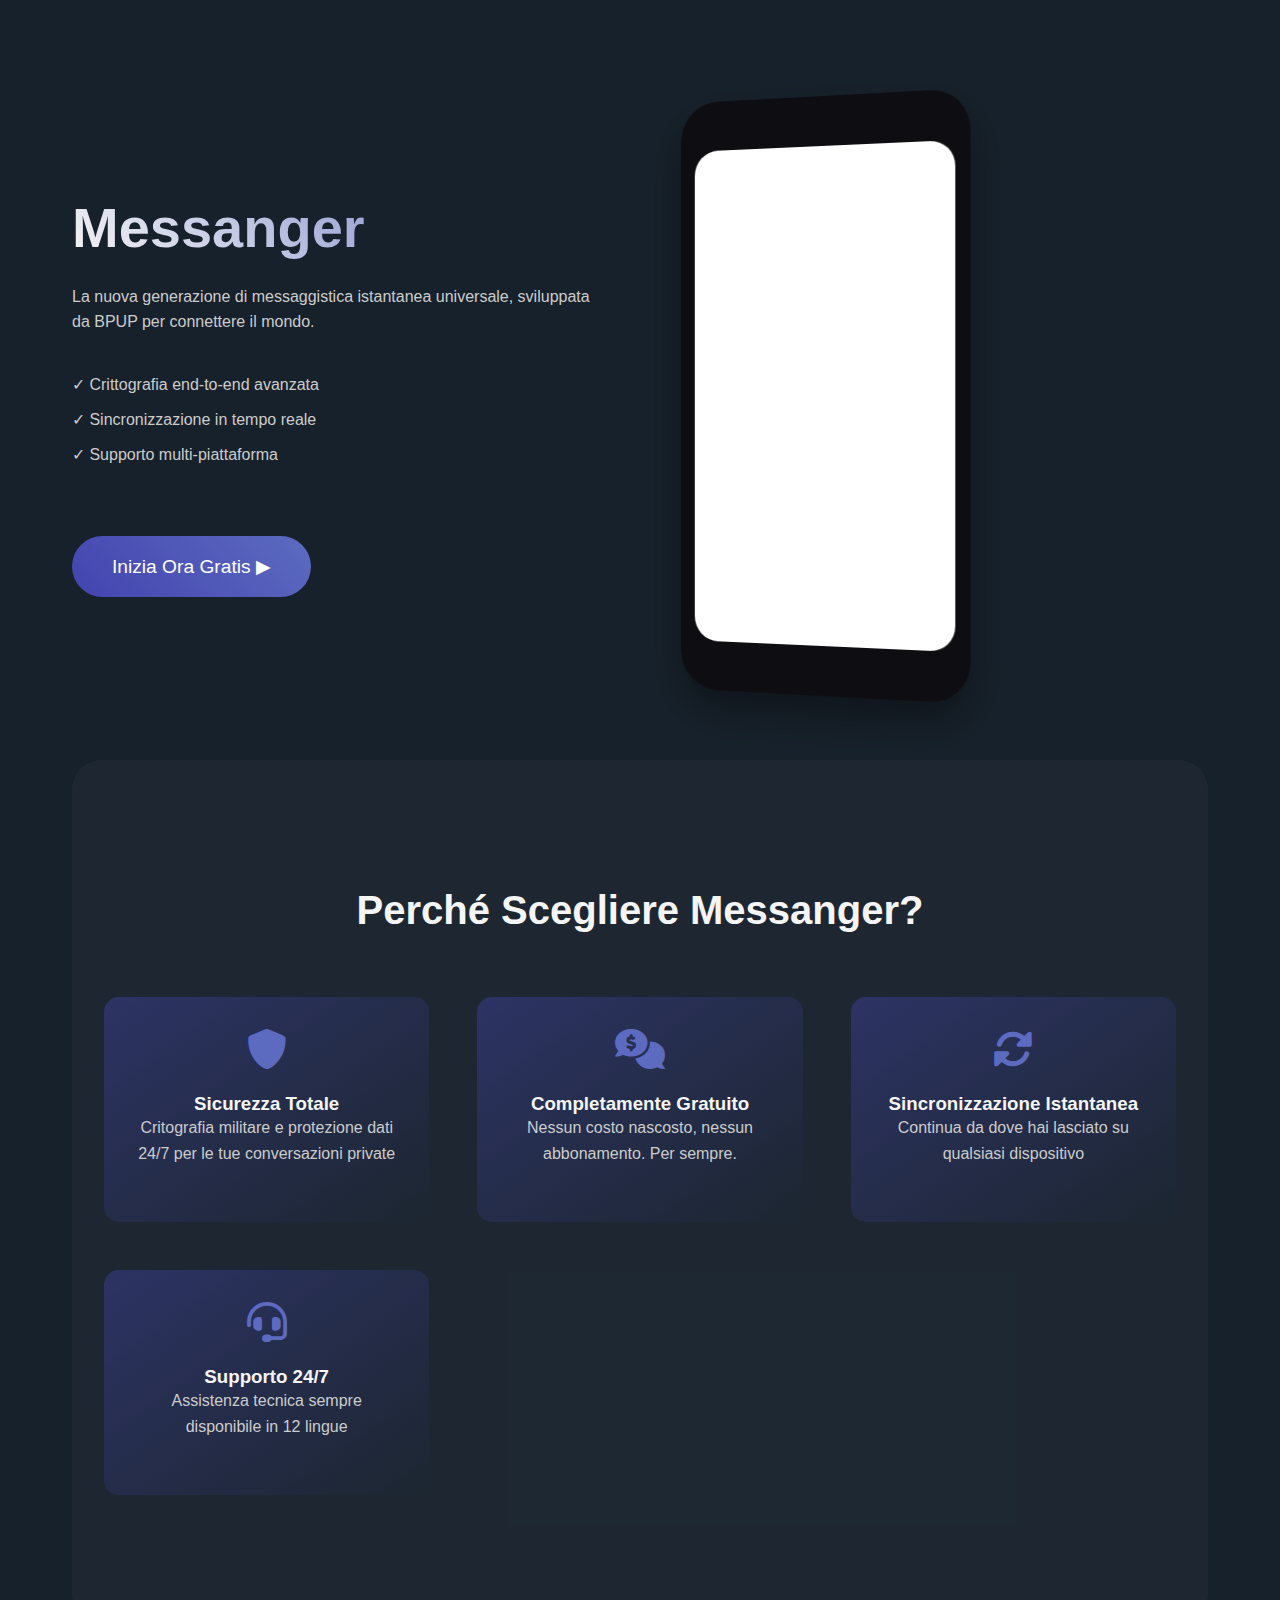
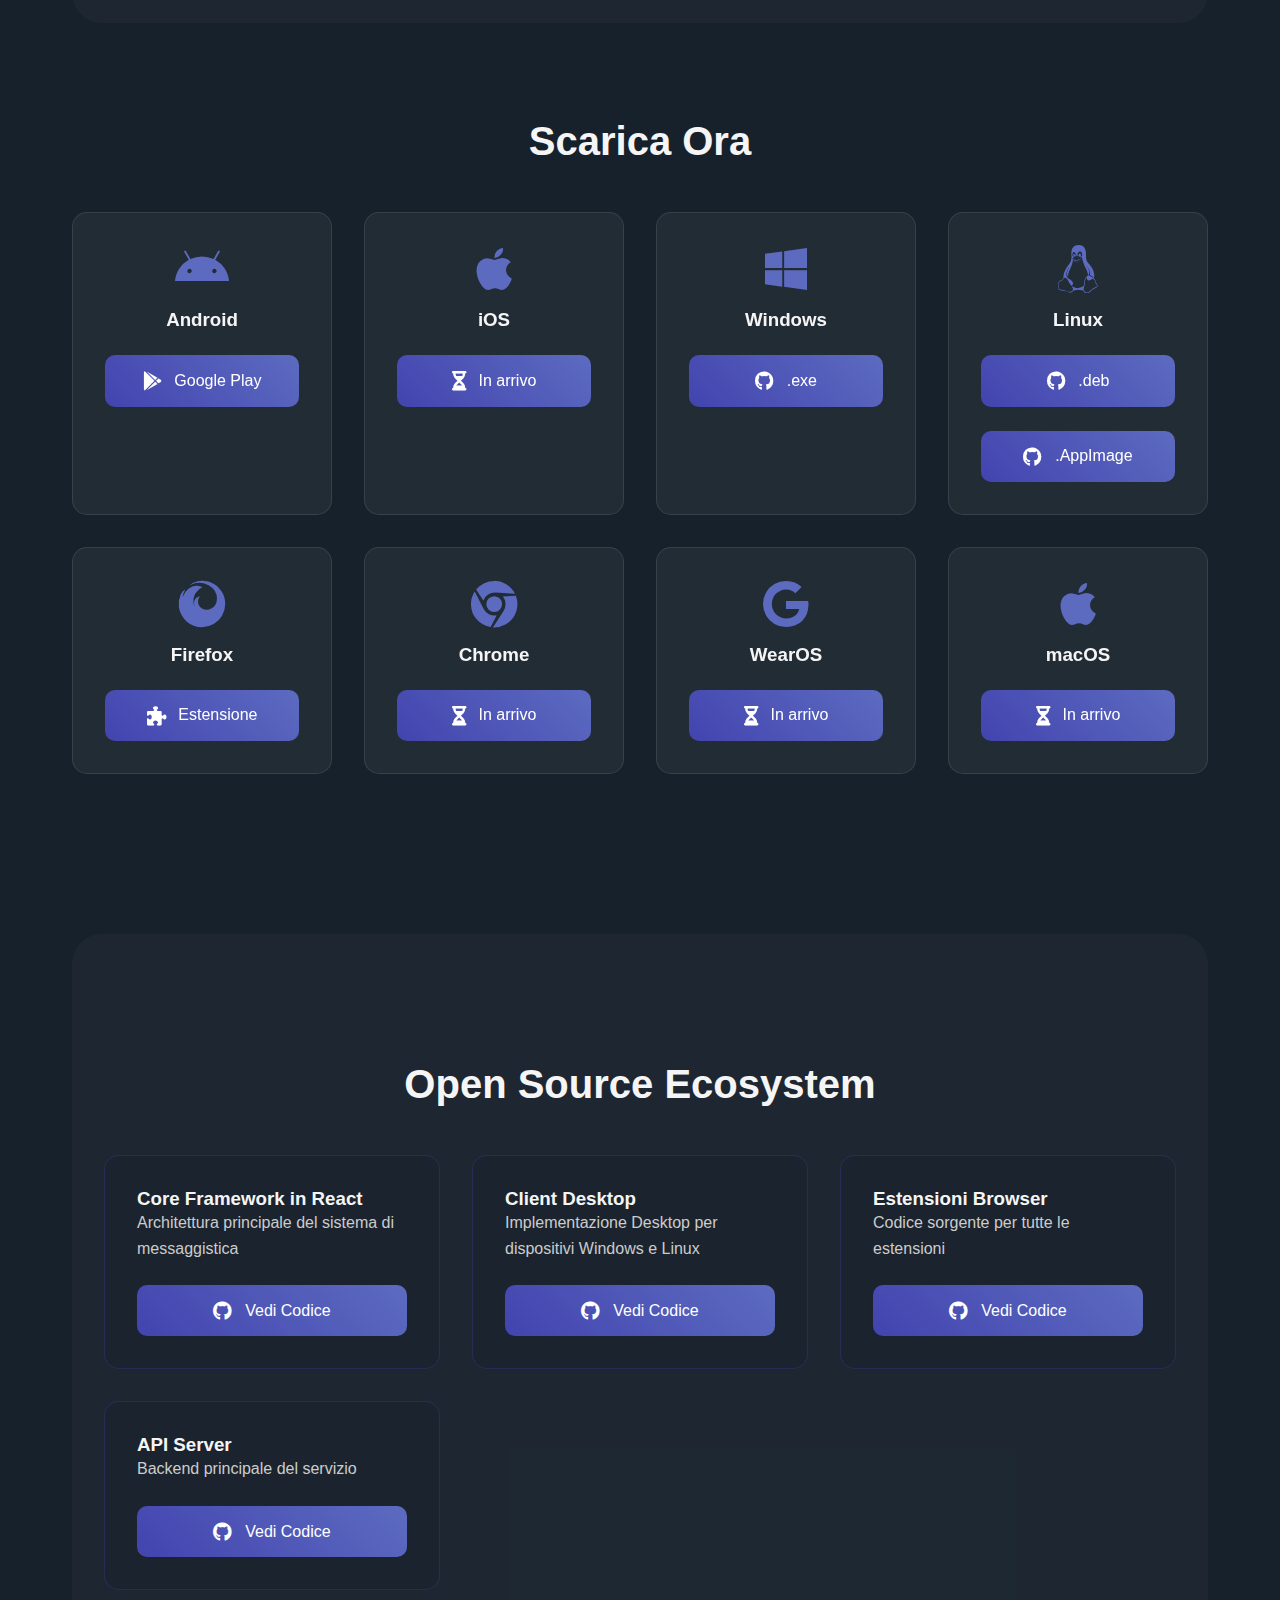
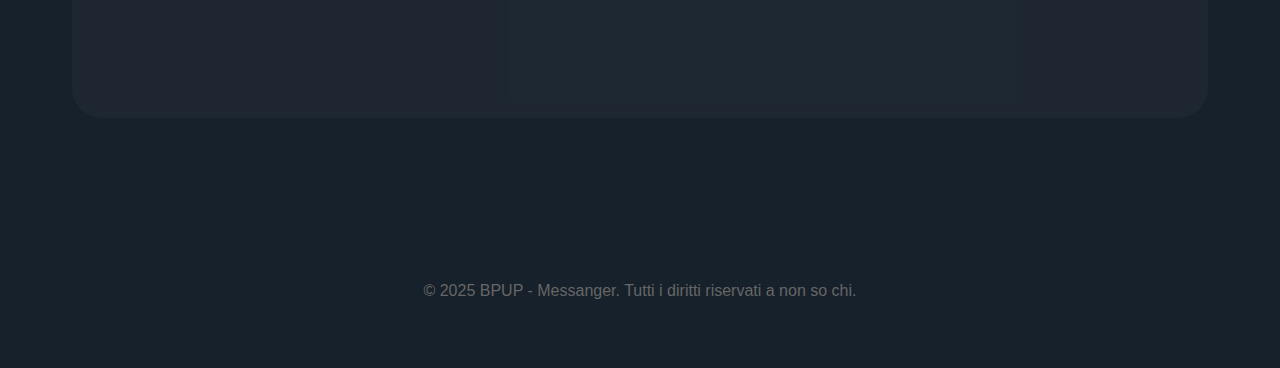
<file: messanger.html>
<!DOCTYPE html>
<html lang="it">
<head>
    <meta charset="UTF-8">
    <meta name="viewport" content="width=device-width, initial-scale=1.0">
    <link rel="stylesheet" href="messanger_style.css">
    <title>Messanger by BPUP</title>
    <link rel="stylesheet" href="https://cdnjs.cloudflare.com/ajax/libs/font-awesome/6.0.0/css/all.min.css">
</head>
<body>
    <div class="container">
        <!-- Hero Section -->
        <section class="hero">
            <div class="hero-content">
                <h1>Messanger</h1>
                <p>La nuova generazione di messaggistica istantanea universale, sviluppata da BPUP per connettere il mondo.</p>
                <ul>
                    <li>✓ Crittografia end-to-end avanzata</li>
                    <li>✓ Sincronizzazione in tempo reale</li>
                    <li>✓ Supporto multi-piattaforma</li>
                </ul>
                <a href="#download" class="cta-button">Inizia Ora Gratis ▶</a>
            </div>
            <div class="phone-mockup">
                <div class="phone-frame">
                    <iframe 
                        src="https://web.messanger.bpup.israiken.it" 
                        class="phone-iframe"
                        allow="fullscreen"
                        loading="lazy">
                    </iframe>
                </div>
            </div>
        </section>

        <!-- Features Section -->
        <section class="features">
            <div class="container">
                <h2>Perché Scegliere Messanger?</h2>
                <div class="features-grid">
                    <div class="feature-card">
                        <i class="fas fa-shield-alt feature-icon"></i>
                        <h3>Sicurezza Totale</h3>
                        <p>Critografia militare e protezione dati 24/7 per le tue conversazioni private</p>
                    </div>
                    <div class="feature-card">
                        <i class="fas fa-comments-dollar feature-icon"></i>
                        <h3>Completamente Gratuito</h3>
                        <p>Nessun costo nascosto, nessun abbonamento. Per sempre.</p>
                    </div>
                    <div class="feature-card">
                        <i class="fas fa-sync-alt feature-icon"></i>
                        <h3>Sincronizzazione Istantanea</h3>
                        <p>Continua da dove hai lasciato su qualsiasi dispositivo</p>
                    </div>
                    <div class="feature-card">
                        <i class="fas fa-headset feature-icon"></i>
                        <h3>Supporto 24/7</h3>
                        <p>Assistenza tecnica sempre disponibile in 12 lingue</p>
                    </div>
                </div>
            </div>
        </section>

        <!-- Download Section -->
        <section id="download" class="download-section">
            <h2>Scarica Ora</h2>
            <div class="platform-grid">
                <div class="platform-card">
                    <i class="fab fa-android platform-icon"></i>
                    <h3>Android</h3>
                    <a href="#" class="platform-btn">
                        <i class="fab fa-google-play"></i>
                        Google Play
                    </a>
                </div>
                <div class="platform-card">
                    <i class="fab fa-apple platform-icon"></i>
                    <h3>iOS</h3>
                    <span href="#" class="platform-btn disabled">
                        <i class="fas fa-hourglass-half"></i>
                        In arrivo
                    </span>
                </div>
                <div class="platform-card">
                    <i class="fab fa-windows platform-icon"></i>
                    <h3>Windows</h3>
                    <a href="https://github.com/BPUP-Suite/Messanger_Client/releases/download/desktop-windows-linux-v0.0.3-pre-alpha/Messanger.Desktop.Setup.0.0.3.exe" class="platform-btn">
                        <i class="fab fa-github"></i>
                        .exe
                    </a>
                </div>
                <div class="platform-card">
                    <i class="fab fa-linux platform-icon"></i>
                    <h3>Linux</h3>
                    <a href="https://github.com/BPUP-Suite/Messanger_Client/releases/download/desktop-windows-linux-v0.0.3-pre-alpha/messanger_desktop_0.0.3_amd64.deb" class="platform-btn">
                        <i class="fab fa-github"></i>
                        .deb
                    </a>
                    <a href="https://github.com/BPUP-Suite/Messanger_Client/releases/download/desktop-windows-linux-v0.0.3-pre-alpha/Messanger.Desktop-0.0.3.AppImage" class="platform-btn">
                        <i class="fab fa-github"></i>
                        .AppImage
                    </a>
                </div>
                <div class="platform-card">
                    <i class="fab fa-firefox platform-icon"></i>
                    <h3>Firefox</h3>
                    <a href="https://addons.mozilla.org/en-US/firefox/addon/bpup-messanger/" class="platform-btn">
                        <i class="fas fa-puzzle-piece"></i>
                        Estensione
                    </a>
                </div>
                <div class="platform-card">
                    <i class="fab fa-chrome platform-icon"></i>
                    <h3>Chrome</h3>
                    <span href="#" class="platform-btn">
                        <i class="fas fa-hourglass-half"></i>
                        In arrivo
                    </span>
                </div>
                <div class="platform-card">
                    <i class="fab fa-google platform-icon" style="color: #5c6bc0;"></i>
                    <h3>WearOS</h3>
                    <span href="#" class="platform-btn disabled">
                        <i class="fas fa-hourglass-half"></i>
                        In arrivo
                    </span>
                </div>
                <div class="platform-card">
                    <i class="fab fa-apple platform-icon"></i>
                    <h3>macOS</h3>
                    <span href="#" class="platform-btn">
                        <i class="fas fa-hourglass-half"></i>
                        In arrivo
                    </span>
                </div>
            </div>
        </section>

        <section class="repo-section">
            <div class="container">
                <h2>Open Source Ecosystem</h2>
                <div class="repo-grid">
                    <div class="repo-card">
                        <h3>Core Framework in React</h3>
                        <p>Architettura principale del sistema di messaggistica</p>
                        <a href="https://github.com/BPUP-Suite/Messanger_Client" class="platform-btn">
                            <i class="fab fa-github"></i>
                            Vedi Codice
                        </a>
                    </div>
                    <div class="repo-card">
                        <h3>Client Desktop</h3>
                        <p>Implementazione Desktop per dispositivi Windows e Linux</p>
                        <a href="https://github.com/BPUP-Suite/Messanger_Client/tree/desktop" class="platform-btn">
                            <i class="fab fa-github"></i>
                            Vedi Codice
                        </a>
                    </div>
                    <div class="repo-card">
                        <h3>Estensioni Browser</h3>
                        <p>Codice sorgente per tutte le estensioni</p>
                        <a href="https://github.com/BPUP-Suite/Messanger_Browser_Extension" class="platform-btn">
                            <i class="fab fa-github"></i>
                            Vedi Codice
                        </a>
                    </div>
                    <div class="repo-card">
                        <h3>API Server</h3>
                        <p>Backend principale del servizio</p>
                        <a href="https://github.com/BPUP-Suite/Messanger_API" class="platform-btn">
                            <i class="fab fa-github"></i>
                            Vedi Codice
                        </a>
                    </div>
                </div>
            </div>
        </section>
    </div>

    <footer>
        <p>© 2025 BPUP - Messanger. Tutti i diritti riservati a non so chi.</p>
    </footer>
</body>
</html>
</file>
<file: messanger_style.css>
:root {
  --primary-dark: #17212b;
  --primary-blue: #4344af;
  --accent-blue: #5c6bc0;
  --text-light: #f5f5f5;
}

* {
  margin: 0;
  padding: 0;
  box-sizing: border-box;
  font-family: "Segoe UI", sans-serif;
}

body {
  background-color: var(--primary-dark);
  color: var(--text-light);
}

.container {
  max-width: 1200px;
  margin: 0 auto;
  padding: 2rem;
}

/* Hero Section */
.hero {
  min-height: 80vh;
  display: flex;
  align-items: center;
  gap: 4rem;
  padding: 4rem 0;
}

.hero-content {
  flex: 1;
}

.phone-mockup {
  flex: 1;
  position: relative;
  height: 600px;
  perspective: 1000px;
}

.phone-frame {
  position: absolute;
  width: 300px;
  height: 600px;
  background: #0e0e12;
  border-radius: 40px;
  box-shadow: 0 20px 40px rgba(0, 0, 0, 0.4);
  overflow: hidden;
  transform: rotateY(-10deg);
  animation: float 6s ease-in-out infinite;
}

.phone-frame::before {
  content: "";
  position: absolute;
  top: 20px;
  left: 50%;
  transform: translateX(-50%);
  width: 50%;
  height: 25px;
  background: #0e0e12;
  border-radius: 0 0 15px 15px;
  z-index: 2;
}

.phone-iframe {
  position: absolute;
  top: 50px;
  left: 15px;
  width: 270px;
  height: 500px;
  border: none;
  border-radius: 25px;
  background: white;
}

@keyframes float {
  0% {
    transform: translateY(0px) rotateY(-10deg);
  }
  50% {
    transform: translateY(-20px) rotateY(-15deg);
  }
  100% {
    transform: translateY(0px) rotateY(-10deg);
  }
}

.cta-button {
  display: inline-block;
  padding: 1.2rem 2.5rem;
  background: linear-gradient(45deg, var(--primary-blue), var(--accent-blue));
  color: white;
  text-decoration: none;
  border-radius: 50px;
  font-size: 1.2rem;
  margin-top: 2rem;
  transition: transform 0.3s ease;
}

.cta-button:hover {
  transform: translateY(-3px);
  box-shadow: 0 5px 15px rgba(67, 68, 175, 0.4);
}

/* Features Section */
.features {
  border-radius: 30px;
  padding: 6rem 0;
  background: rgba(255, 255, 255, 0.03);
}

.features-grid {
  display: grid;
  grid-template-columns: repeat(auto-fit, minmax(250px, 1fr));
  gap: 3rem;
  margin-top: 4rem;
}

.feature-card {
  padding: 2rem;
  border-radius: 15px;
  background: linear-gradient(
    145deg,
    rgba(67, 69, 175, 0.402),
    rgba(26, 37, 48, 0.463)
  );
  text-align: center;
}

.feature-icon {
  font-size: 2.5rem;
  color: var(--accent-blue);
  margin-bottom: 1.5rem;
}

/* Download Section */
.download-section {
  padding: 6rem 0;
}

.platform-grid {
  display: grid;
  grid-template-columns: repeat(auto-fill, minmax(220px, 1fr));
  gap: 2rem;
  margin-top: 3rem;
}

.platform-card {
  background: rgba(255, 255, 255, 0.05);
  padding: 2rem;
  border-radius: 15px;
  text-align: center;
  backdrop-filter: blur(10px);
  border: 1px solid rgba(255, 255, 255, 0.1);
  transition: all 0.3s ease;
}

.platform-card:hover {
  transform: translateY(-5px);
  background: rgba(67, 68, 175, 0.15);
}

.platform-icon {
  font-size: 3rem;
  margin-bottom: 1rem;
  color: var(--accent-blue);
}

.platform-btn {
  display: flex;
  align-items: center;
  justify-content: center;
  gap: 0.8rem;
  padding: 1rem;
  margin-top: 1.5rem;
  background: linear-gradient(45deg, var(--primary-blue), var(--accent-blue));
  color: white;
  text-decoration: none;
  border-radius: 10px;
  transition: all 0.3s ease;
}

.platform-btn i {
  font-size: 1.2rem;
}

.platform-btn:hover {
  gap: 1.2rem;
  box-shadow: 0 3px 10px rgba(67, 68, 175, 0.3);
}

/* Testi e titoli */
h1 {
  font-size: 3.5rem;
  margin-bottom: 1.5rem;
  background: linear-gradient(45deg, var(--text-light), var(--accent-blue));
  -webkit-background-clip: text;
  -webkit-text-fill-color: transparent;
}

h2 {
  font-size: 2.5rem;
  margin-bottom: 2rem;
  text-align: center;
}

p {
  line-height: 1.6;
  color: #cccccc;
  margin-bottom: 1.5rem;
}

ul {
  list-style: none;
  margin: 2rem 0;
}

ul li {
  padding: 0.5rem 0;
  color: #cccccc;
}

.repo-section {
  background: rgba(255, 255, 255, 0.03);
  padding: 6rem 0;
  border-radius: 30px;
  margin: 4rem 0;
}

.repo-grid {
  display: grid;
  grid-template-columns: repeat(auto-fill, minmax(280px, 1fr));
  gap: 2rem;
  margin-top: 3rem;
}

.repo-card {
  background: rgba(23, 33, 43, 0.5);
  padding: 2rem;
  border-radius: 15px;
  border: 1px solid rgba(67, 68, 175, 0.3);
  transition: transform 0.3s ease;
}

.repo-card:hover {
  transform: translateY(-5px);
}

/* Responsive adjustments */
@media (max-width: 768px) {
  /* Example breakpoint - adjust as needed */
  .phone-mockup {
    display: none; /* Hide the mockup on smaller screens */
  }

  .hero {
    flex-direction: column; /* Stack hero content vertically */
    text-align: center; /* Center the text */
    align-items: center; /* Center items horizontally */
  }

  .hero-content {
    width: 100%; /* Make sure content takes full width */
  }

  /* Other responsive adjustments as needed */
  .features-grid {
    grid-template-columns: 1fr; /* 1 column on smaller screens */
  }

  .platform-grid {
    grid-template-columns: 1fr;
  }

  .repo-grid {
    grid-template-columns: 1fr;
  }
}



/* Footer */
footer p {
  text-align: center;
  padding: 4rem 0;
  color: #666;
  margin: 0 auto;
}


/*Scrollbar*/
body::-webkit-scrollbar {
  width: 5px;
}

body::-webkit-scrollbar-track {
  box-shadow: inset 0 0 6px rgba(0, 0, 0, 0);
}

body::-webkit-scrollbar-thumb {
  background-color: #2c3d4a;
  border-radius: 10px;
}
</file>
